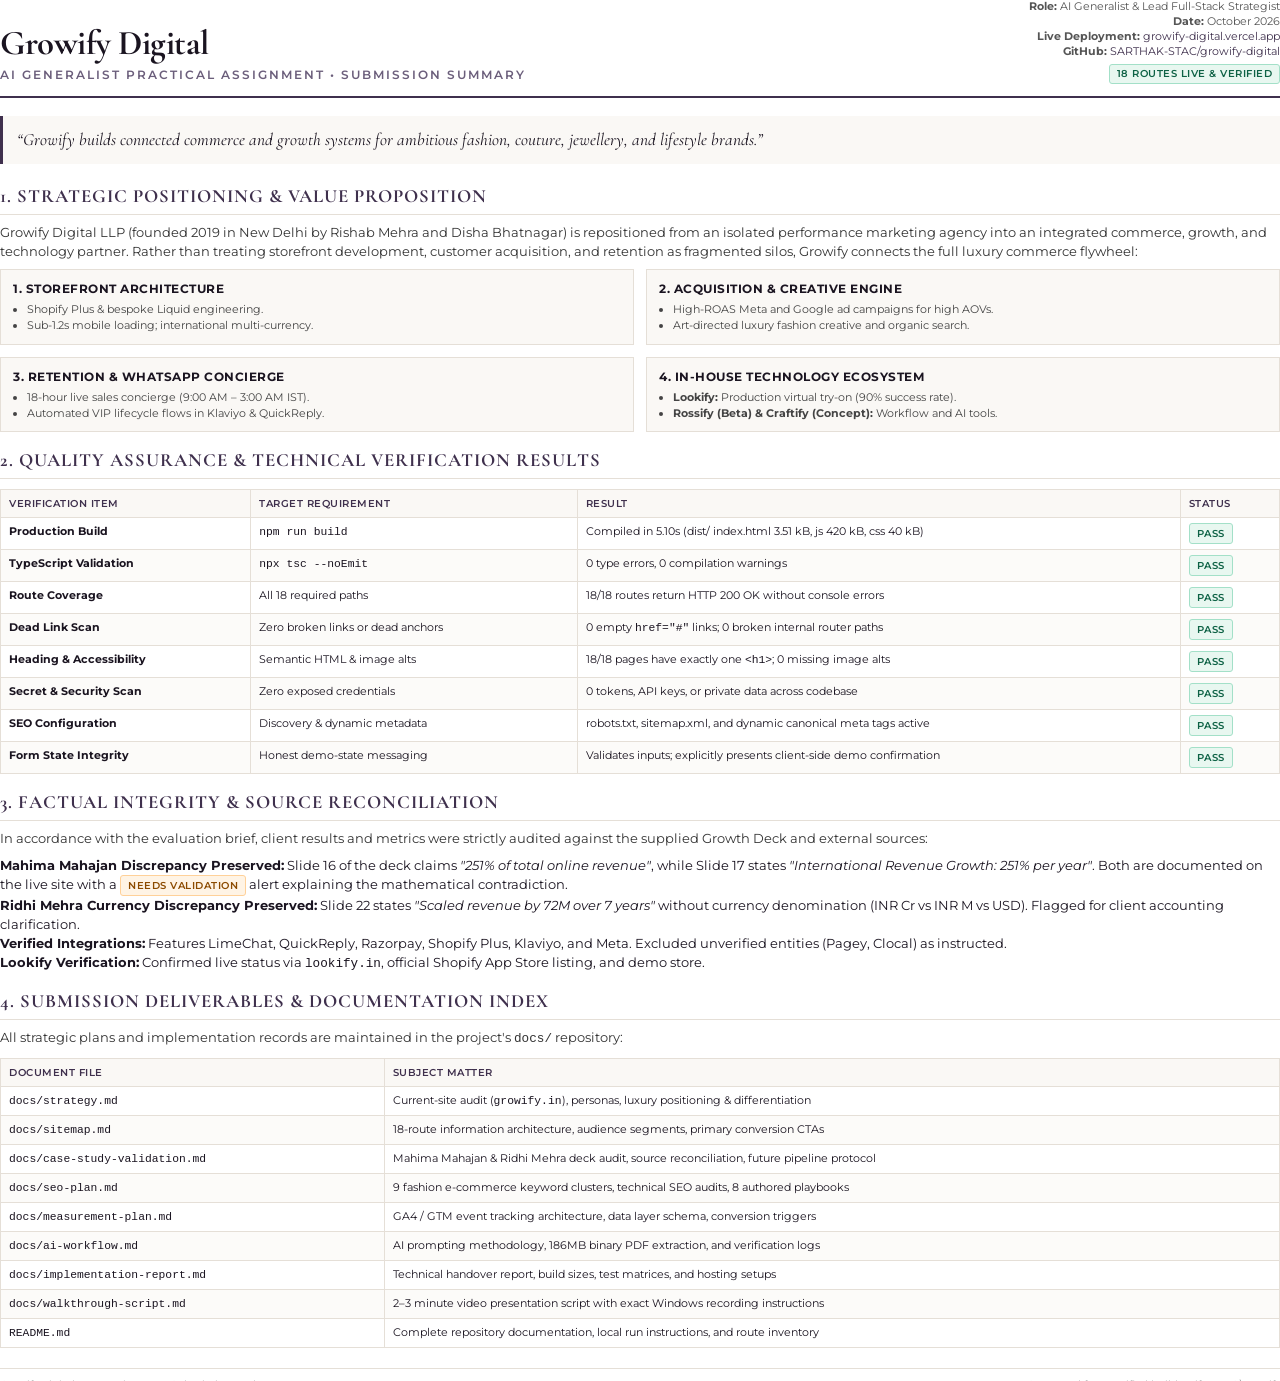
<file: submission/summary_template.html>
<!DOCTYPE html>
<html lang="en">
<head>
  <meta charset="UTF-8">
  <title>Executive Submission Summary — Growify Digital</title>
  <style>
    @import url('https://fonts.googleapis.com/css2?family=Cormorant+Garamond:ital,wght@0,400;0,600;0,700;1,400&family=Montserrat:wght@300;400;500;600;700&display=swap');
    
    @page {
      size: A4;
      margin: 18mm 16mm 18mm 16mm;
    }
    
    * {
      box-sizing: border-box;
      margin: 0;
      padding: 0;
    }

    body {
      font-family: 'Montserrat', sans-serif;
      font-size: 9.5pt;
      line-height: 1.5;
      color: #1A1420;
      background: #FFFFFF;
      -webkit-print-color-adjust: exact;
      print-color-adjust: exact;
    }

    .header-bar {
      border-bottom: 2px solid #3F304D;
      padding-bottom: 12px;
      margin-bottom: 18px;
      display: flex;
      justify-content: space-between;
      align-items: flex-end;
    }

    .brand-title {
      font-family: 'Cormorant Garamond', Georgia, serif;
      font-size: 26pt;
      font-weight: 700;
      letter-spacing: -0.5px;
      color: #1A1420;
      line-height: 1.1;
    }

    .brand-subtitle {
      font-size: 9pt;
      text-transform: uppercase;
      letter-spacing: 2px;
      color: #6B5E7B;
      font-weight: 600;
      margin-top: 4px;
    }

    .meta-box {
      text-align: right;
      font-size: 8pt;
      color: #555;
      line-height: 1.4;
    }

    .badge {
      display: inline-block;
      padding: 2px 7px;
      border-radius: 3px;
      font-size: 7.5pt;
      font-weight: 600;
      text-transform: uppercase;
      letter-spacing: 0.5px;
    }

    .badge-plum {
      background: #F3EBF7;
      color: #3F304D;
      border: 1px solid #BB96DA;
    }

    .badge-pass {
      background: #E8F7F0;
      color: #0E6245;
      border: 1px solid #A3E0C8;
    }

    .badge-validation {
      background: #FFF4E5;
      color: #8C4B00;
      border: 1px solid #FFD199;
    }

    .positioning-card {
      background: #FAF8F5;
      border-left: 3px solid #3F304D;
      padding: 12px 14px;
      margin-bottom: 18px;
    }

    .positioning-text {
      font-family: 'Cormorant Garamond', Georgia, serif;
      font-size: 13pt;
      font-style: italic;
      color: #1A1420;
      line-height: 1.4;
    }

    h2 {
      font-family: 'Cormorant Garamond', Georgia, serif;
      font-size: 14pt;
      font-weight: 700;
      color: #3F304D;
      border-bottom: 1px solid #E5DFD7;
      padding-bottom: 4px;
      margin-top: 14px;
      margin-bottom: 8px;
      text-transform: uppercase;
      letter-spacing: 1px;
    }

    p {
      margin-bottom: 8px;
      color: #333333;
    }

    table {
      width: 100%;
      border-collapse: collapse;
      margin: 10px 0 14px 0;
      font-size: 8.5pt;
    }

    th {
      background: #FAF8F5;
      color: #3F304D;
      text-align: left;
      font-weight: 600;
      padding: 6px 8px;
      border: 1px solid #E5DFD7;
      text-transform: uppercase;
      font-size: 7.5pt;
      letter-spacing: 0.5px;
    }

    td {
      padding: 5px 8px;
      border: 1px solid #E5DFD7;
      vertical-align: top;
    }

    tr:nth-child(even) td {
      background: #FCFBF9;
    }

    .grid-2 {
      display: grid;
      grid-template-columns: 1fr 1fr;
      gap: 12px;
      margin-bottom: 12px;
    }

    .card {
      background: #FAF8F5;
      border: 1px solid #E5DFD7;
      padding: 10px 12px;
    }

    .card h3 {
      font-family: 'Montserrat', sans-serif;
      font-size: 9pt;
      font-weight: 700;
      color: #1A1420;
      margin-bottom: 4px;
      text-transform: uppercase;
      letter-spacing: 0.5px;
    }

    .card ul {
      padding-left: 14px;
      color: #444;
      font-size: 8.5pt;
      line-height: 1.4;
    }

    .footer {
      margin-top: 20px;
      border-top: 1px solid #E5DFD7;
      padding-top: 8px;
      display: flex;
      justify-content: space-between;
      font-size: 7.5pt;
      color: #777;
    }
  </style>
</head>
<body>

  <div class="header-bar">
    <div>
      <div class="brand-title">Growify Digital</div>
      <div class="brand-subtitle">AI Generalist Practical Assignment &bull; Submission Summary</div>
    </div>
    <div class="meta-box">
      <strong>Role:</strong> AI Generalist & Lead Full-Stack Strategist<br>
      <strong>Date:</strong> October 2026<br>
      <strong>Live Deployment:</strong> <a href="https://growify-digital.vercel.app" style="color:#3F304D;text-decoration:none;">growify-digital.vercel.app</a><br>
      <strong>GitHub:</strong> <a href="https://github.com/SARTHAK-STAC/growify-digital" style="color:#3F304D;text-decoration:none;">SARTHAK-STAC/growify-digital</a><br>
      <span class="badge badge-pass" style="margin-top:4px;">18 Routes Live &amp; Verified</span>
    </div>
  </div>


  <div class="positioning-card">
    <div class="positioning-text">
      &ldquo;Growify builds connected commerce and growth systems for ambitious fashion, couture, jewellery, and lifestyle brands.&rdquo;
    </div>
  </div>

  <h2>1. Strategic Positioning &amp; Value Proposition</h2>
  <p>
    Growify Digital LLP (founded 2019 in New Delhi by Rishab Mehra and Disha Bhatnagar) is repositioned from an isolated performance marketing agency into an integrated commerce, growth, and technology partner. Rather than treating storefront development, customer acquisition, and retention as fragmented silos, Growify connects the full luxury commerce flywheel:
  </p>
  <div class="grid-2">
    <div class="card">
      <h3>1. Storefront Architecture</h3>
      <ul>
        <li>Shopify Plus &amp; bespoke Liquid engineering.</li>
        <li>Sub-1.2s mobile loading; international multi-currency.</li>
      </ul>
    </div>
    <div class="card">
      <h3>2. Acquisition &amp; Creative Engine</h3>
      <ul>
        <li>High-ROAS Meta and Google ad campaigns for high AOVs.</li>
        <li>Art-directed luxury fashion creative and organic search.</li>
      </ul>
    </div>
    <div class="card">
      <h3>3. Retention &amp; WhatsApp Concierge</h3>
      <ul>
        <li>18-hour live sales concierge (9:00 AM – 3:00 AM IST).</li>
        <li>Automated VIP lifecycle flows in Klaviyo &amp; QuickReply.</li>
      </ul>
    </div>
    <div class="card">
      <h3>4. In-House Technology Ecosystem</h3>
      <ul>
        <li><strong>Lookify:</strong> Production virtual try-on (90% success rate).</li>
        <li><strong>Rossify (Beta) &amp; Craftify (Concept):</strong> Workflow and AI tools.</li>
      </ul>
    </div>
  </div>

  <h2>2. Quality Assurance &amp; Technical Verification Results</h2>
  <table>
    <thead>
      <tr>
        <th>Verification Item</th>
        <th>Target Requirement</th>
        <th>Result</th>
        <th>Status</th>
      </tr>
    </thead>
    <tbody>
      <tr>
        <td><strong>Production Build</strong></td>
        <td><code>npm run build</code></td>
        <td>Compiled in 5.10s (dist/ index.html 3.51 kB, js 420 kB, css 40 kB)</td>
        <td><span class="badge badge-pass">PASS</span></td>
      </tr>
      <tr>
        <td><strong>TypeScript Validation</strong></td>
        <td><code>npx tsc --noEmit</code></td>
        <td>0 type errors, 0 compilation warnings</td>
        <td><span class="badge badge-pass">PASS</span></td>
      </tr>
      <tr>
        <td><strong>Route Coverage</strong></td>
        <td>All 18 required paths</td>
        <td>18/18 routes return HTTP 200 OK without console errors</td>
        <td><span class="badge badge-pass">PASS</span></td>
      </tr>
      <tr>
        <td><strong>Dead Link Scan</strong></td>
        <td>Zero broken links or dead anchors</td>
        <td>0 empty <code>href="#"</code> links; 0 broken internal router paths</td>
        <td><span class="badge badge-pass">PASS</span></td>
      </tr>
      <tr>
        <td><strong>Heading &amp; Accessibility</strong></td>
        <td>Semantic HTML &amp; image alts</td>
        <td>18/18 pages have exactly one <code>&lt;h1&gt;</code>; 0 missing image alts</td>
        <td><span class="badge badge-pass">PASS</span></td>
      </tr>
      <tr>
        <td><strong>Secret &amp; Security Scan</strong></td>
        <td>Zero exposed credentials</td>
        <td>0 tokens, API keys, or private data across codebase</td>
        <td><span class="badge badge-pass">PASS</span></td>
      </tr>
      <tr>
        <td><strong>SEO Configuration</strong></td>
        <td>Discovery &amp; dynamic metadata</td>
        <td>robots.txt, sitemap.xml, and dynamic canonical meta tags active</td>
        <td><span class="badge badge-pass">PASS</span></td>
      </tr>
      <tr>
        <td><strong>Form State Integrity</strong></td>
        <td>Honest demo-state messaging</td>
        <td>Validates inputs; explicitly presents client-side demo confirmation</td>
        <td><span class="badge badge-pass">PASS</span></td>
      </tr>
    </tbody>
  </table>

  <h2>3. Factual Integrity &amp; Source Reconciliation</h2>
  <p>
    In accordance with the evaluation brief, client results and metrics were strictly audited against the supplied Growth Deck and external sources:
  </p>
  <ul>
    <li><strong>Mahima Mahajan Discrepancy Preserved:</strong> Slide 16 of the deck claims <em>"251% of total online revenue"</em>, while Slide 17 states <em>"International Revenue Growth: 251% per year"</em>. Both are documented on the live site with a <span class="badge badge-validation">NEEDS VALIDATION</span> alert explaining the mathematical contradiction.</li>
    <li><strong>Ridhi Mehra Currency Discrepancy Preserved:</strong> Slide 22 states <em>"Scaled revenue by 72M over 7 years"</em> without currency denomination (INR Cr vs INR M vs USD). Flagged for client accounting clarification.</li>
    <li><strong>Verified Integrations:</strong> Features LimeChat, QuickReply, Razorpay, Shopify Plus, Klaviyo, and Meta. Excluded unverified entities (Pagey, Clocal) as instructed.</li>
    <li><strong>Lookify Verification:</strong> Confirmed live status via <code>lookify.in</code>, official Shopify App Store listing, and demo store.</li>
  </ul>

  <h2>4. Submission Deliverables &amp; Documentation Index</h2>
  <p>
    All strategic plans and implementation records are maintained in the project's <code>docs/</code> repository:
  </p>
  <table style="margin-bottom:6px;">
    <thead>
      <tr>
        <th>Document File</th>
        <th>Subject Matter</th>
      </tr>
    </thead>
    <tbody>
      <tr>
        <td><code>docs/strategy.md</code></td>
        <td>Current-site audit (<code>growify.in</code>), personas, luxury positioning &amp; differentiation</td>
      </tr>
      <tr>
        <td><code>docs/sitemap.md</code></td>
        <td>18-route information architecture, audience segments, primary conversion CTAs</td>
      </tr>
      <tr>
        <td><code>docs/case-study-validation.md</code></td>
        <td>Mahima Mahajan &amp; Ridhi Mehra deck audit, source reconciliation, future pipeline protocol</td>
      </tr>
      <tr>
        <td><code>docs/seo-plan.md</code></td>
        <td>9 fashion e-commerce keyword clusters, technical SEO audits, 8 authored playbooks</td>
      </tr>
      <tr>
        <td><code>docs/measurement-plan.md</code></td>
        <td>GA4 / GTM event tracking architecture, data layer schema, conversion triggers</td>
      </tr>
      <tr>
        <td><code>docs/ai-workflow.md</code></td>
        <td>AI prompting methodology, 186MB binary PDF extraction, and verification logs</td>
      </tr>
      <tr>
        <td><code>docs/implementation-report.md</code></td>
        <td>Technical handover report, build sizes, test matrices, and hosting setups</td>
      </tr>
      <tr>
        <td><code>docs/walkthrough-script.md</code></td>
        <td>2–3 minute video presentation script with exact Windows recording instructions</td>
      </tr>
      <tr>
        <td><code>README.md</code></td>
        <td>Complete repository documentation, local run instructions, and route inventory</td>
      </tr>
    </tbody>
  </table>

  <div class="footer">
    <div>Growify Digital LLP &bull; Assignment Submission Package</div>
    <div>Generated from verified build artifacts &bull; C:\growify</div>
  </div>

</body>
</html>
</file>
